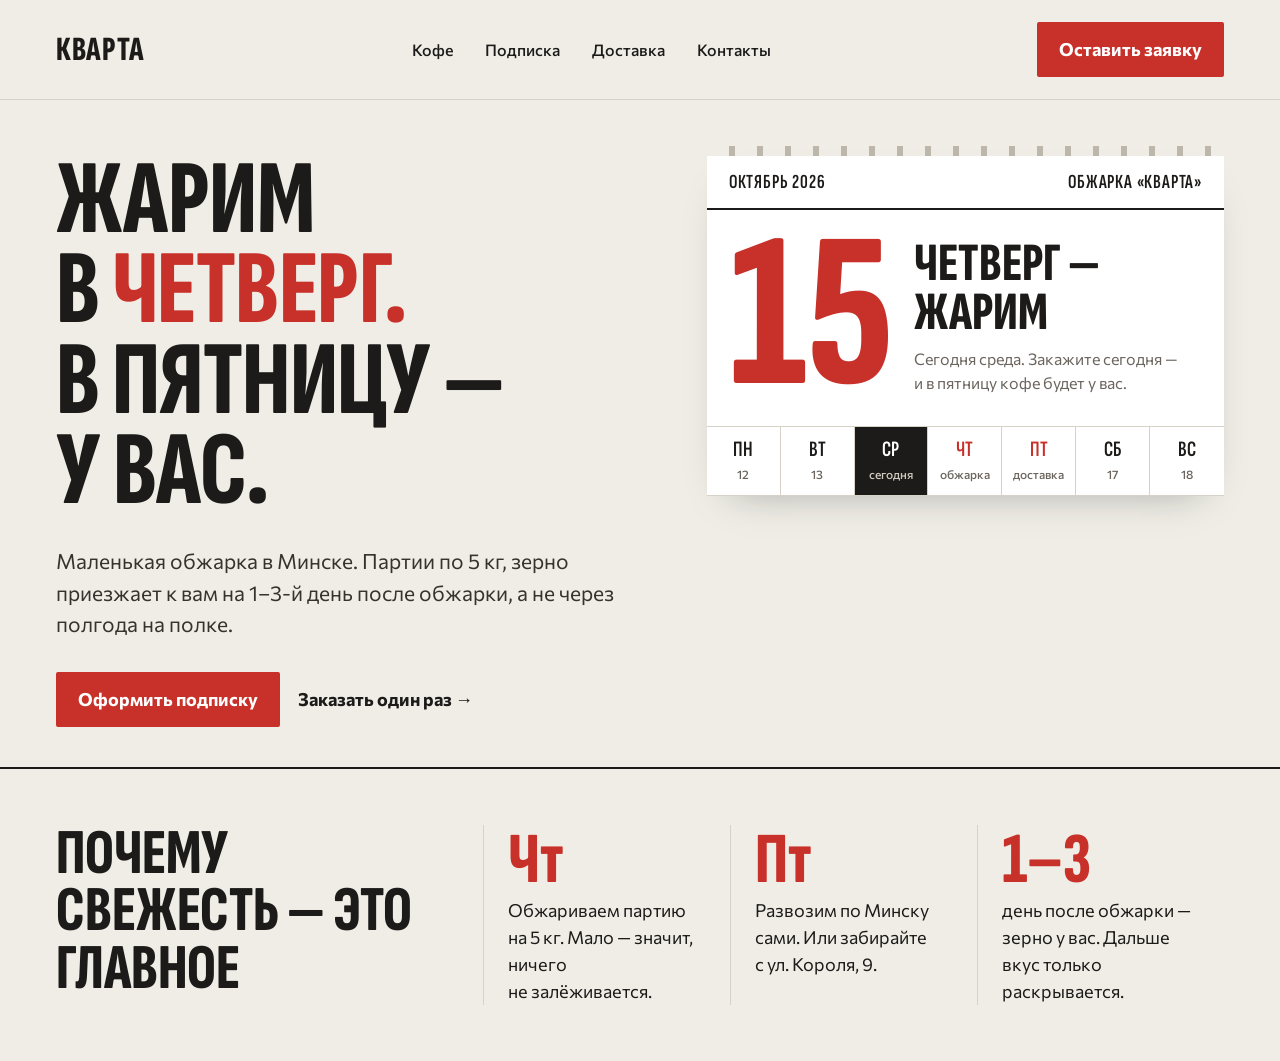
<file: previews/a.html>
<!doctype html>
<html lang="ru">
<head>
<meta charset="utf-8">
<title>A — Отрывной календарь</title>
<link rel="preconnect" href="https://fonts.googleapis.com">
<link href="https://fonts.googleapis.com/css2?family=Sofia+Sans+Extra+Condensed:wght@600;800&family=Commissioner:wght@400;500;700&display=swap&subset=cyrillic" rel="stylesheet">
<style>
:root{--paper:#EFEDE6;--ink:#1D1B19;--red:#C8312A;--muted:#6B655E;--line:#D6D2C8}
*{box-sizing:border-box;margin:0}
body{background:var(--paper);color:var(--ink);font:400 18px/1.5 Commissioner,sans-serif}
header{display:flex;justify-content:space-between;align-items:center;padding:22px 56px;border-bottom:1px solid var(--line)}
.logo{font:800 34px/1 "Sofia Sans Extra Condensed";letter-spacing:.02em;text-transform:uppercase}
nav{display:flex;gap:32px;font-weight:500;font-size:16px}
.btn{background:var(--red);color:#fff;padding:14px 22px;font-weight:700;border-radius:2px;text-decoration:none;display:inline-block}
.hero{display:grid;grid-template-columns:1.15fr 1fr;gap:56px;padding:56px 56px 40px;align-items:start}
h1{font:800 clamp(64px,8.2vw,132px)/.86 "Sofia Sans Extra Condensed";text-transform:uppercase;letter-spacing:-.005em}
h1 span{color:var(--red)}
.lead{font-size:21px;max-width:30em;margin:28px 0 32px;color:#36322e}
.ghost{margin-left:18px;font-weight:700;color:var(--ink)}
/* calendar */
.cal{background:#fff;box-shadow:0 1px 0 var(--line),0 18px 40px -24px rgba(0,0,0,.35);position:relative}
.cal::before{content:"";position:absolute;inset:-10px 0 auto;height:10px;background:repeating-linear-gradient(90deg,transparent 0 22px,#bdb7ab 22px 28px)}
.cal-top{display:flex;justify-content:space-between;padding:16px 22px;border-bottom:2px solid var(--ink);font:600 20px/1 "Sofia Sans Extra Condensed";text-transform:uppercase;letter-spacing:.04em}
.day{display:grid;grid-template-columns:auto 1fr;gap:20px;padding:22px;align-items:center}
.num{font:800 220px/.78 "Sofia Sans Extra Condensed";color:var(--red)}
.dname{font:800 54px/.9 "Sofia Sans Extra Condensed";text-transform:uppercase}
.dnote{color:var(--muted);margin-top:10px;font-size:16px}
.week{display:grid;grid-template-columns:repeat(7,1fr);border-top:1px solid var(--line)}
.week div{padding:12px 0 14px;text-align:center;font:600 22px/1 "Sofia Sans Extra Condensed";text-transform:uppercase;border-right:1px solid var(--line)}
.week div:last-child{border:0}
.week small{display:block;font:500 12px/1.2 Commissioner;text-transform:none;color:var(--muted);margin-top:6px}
.week .today{background:var(--ink);color:#fff}.week .today small{color:#cfc9bf}
.week .roast{color:var(--red)}
.next{border-top:2px solid var(--ink);padding:56px;display:grid;grid-template-columns:1fr 2fr;gap:56px}
.next h2{font:800 64px/.9 "Sofia Sans Extra Condensed";text-transform:uppercase}
.steps{display:grid;grid-template-columns:repeat(3,1fr);gap:0}
.steps div{border-left:1px solid var(--line);padding:0 24px}
.steps b{display:block;font:800 72px/1 "Sofia Sans Extra Condensed";color:var(--red)}
</style>
</head>
<body>
<header>
  <div class="logo">Кварта</div>
  <nav><a>Кофе</a><a>Подписка</a><a>Доставка</a><a>Контакты</a></nav>
  <a class="btn">Оставить заявку</a>
</header>
<section class="hero">
  <div>
    <h1>Жарим<br>в&nbsp;<span>четверг.</span><br>В&nbsp;пятницу —<br>у&nbsp;вас.</h1>
    <p class="lead">Маленькая обжарка в&nbsp;Минске. Партии по&nbsp;5&nbsp;кг, зерно приезжает к&nbsp;вам на&nbsp;1–3-й день после обжарки, а&nbsp;не&nbsp;через полгода на&nbsp;полке.</p>
    <a class="btn">Оформить подписку</a><a class="ghost">Заказать один раз →</a>
  </div>
  <div class="cal">
    <div class="cal-top"><span>Октябрь 2026</span><span>Обжарка «Кварта»</span></div>
    <div class="day">
      <div class="num">15</div>
      <div><div class="dname">Четверг —<br>жарим</div><p class="dnote">Сегодня среда. Закажите сегодня — и&nbsp;в&nbsp;пятницу кофе будет у&nbsp;вас.</p></div>
    </div>
    <div class="week">
      <div>пн<small>12</small></div><div>вт<small>13</small></div><div class="today">ср<small>сегодня</small></div><div class="roast">чт<small>обжарка</small></div><div class="roast">пт<small>доставка</small></div><div>сб<small>17</small></div><div>вс<small>18</small></div>
    </div>
  </div>
</section>
<section class="next">
  <h2>Почему свежесть — это главное</h2>
  <div class="steps">
    <div><b>Чт</b>Обжариваем партию на&nbsp;5&nbsp;кг. Мало — значит, ничего не&nbsp;залёживается.</div>
    <div><b>Пт</b>Развозим по&nbsp;Минску сами. Или забирайте с&nbsp;ул. Короля, 9.</div>
    <div><b>1–3</b>день после обжарки — зерно у&nbsp;вас. Дальше вкус только раскрывается.</div>
  </div>
</section>
</body>
</html>
</file>
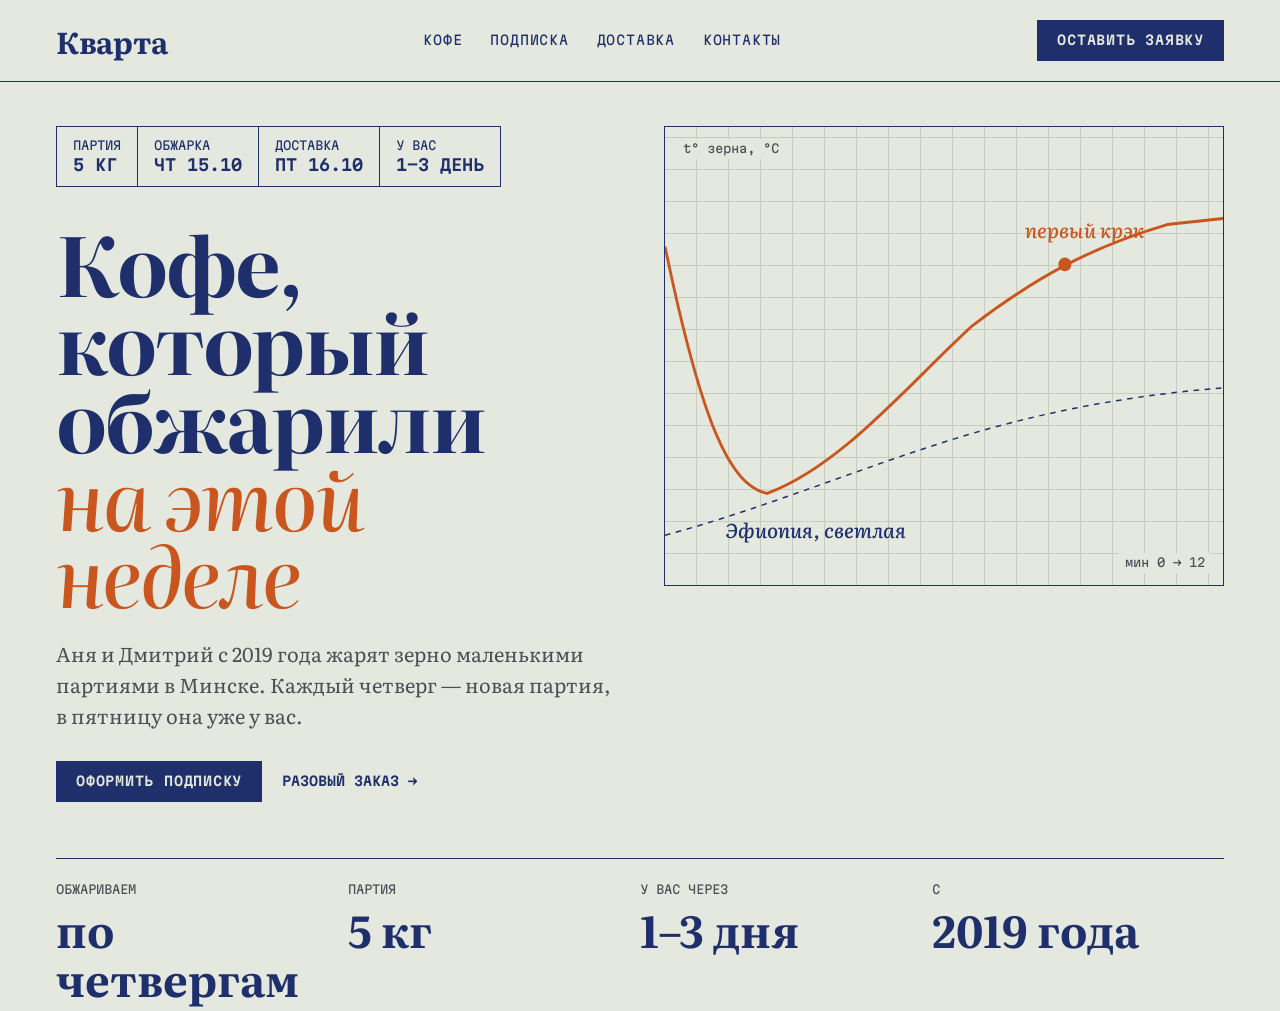
<file: previews/b.html>
<!doctype html>
<html lang="ru">
<head>
<meta charset="utf-8">
<title>B — Журнал обжарки</title>
<link href="https://fonts.googleapis.com/css2?family=Martian+Mono:wght@400;600&family=Literata:ital,opsz,wght@0,7..72,400;0,7..72,700;1,7..72,500&display=swap&subset=cyrillic" rel="stylesheet">
<style>
:root{--sheet:#E4E8DE;--ink:#1E2F6B;--pencil:#4A4E55;--heat:#C9561E;--rule:#C6CDBF}
*{box-sizing:border-box;margin:0}
body{background:var(--sheet);color:var(--ink);font:400 18px/1.55 Literata,serif}
.mono{font-family:"Martian Mono",monospace}
header{display:flex;justify-content:space-between;align-items:center;padding:20px 56px;border-bottom:1.5px solid var(--ink)}
.logo{font:700 30px/1 Literata;letter-spacing:-.01em}
nav{display:flex;gap:28px;font:400 13px/1 "Martian Mono";text-transform:uppercase;letter-spacing:.06em}
.btn{background:var(--ink);color:var(--sheet);padding:14px 20px;font:600 13px/1 "Martian Mono";text-transform:uppercase;letter-spacing:.06em;text-decoration:none;display:inline-block}
.hero{padding:44px 56px 0;display:grid;grid-template-columns:1fr 1fr;gap:48px}
.meta{display:grid;grid-template-columns:repeat(4,auto);gap:0;border:1.5px solid var(--ink);margin-bottom:36px;width:max-content}
.meta div{padding:10px 16px;border-right:1px solid var(--ink);font:400 12px/1.4 "Martian Mono";text-transform:uppercase}
.meta div:last-child{border:0}.meta b{display:block;font-size:16px;font-weight:600}
h1{font:700 clamp(56px,6.4vw,100px)/.95 Literata;letter-spacing:-.025em}
h1 em{font-weight:500;color:var(--heat)}
.lead{font-size:20px;max-width:28em;margin:26px 0 30px;color:var(--pencil)}
.ghost{margin-left:20px;font:600 13px/1 "Martian Mono";text-transform:uppercase;color:var(--ink)}
.chart{border:1.5px solid var(--ink);background:
 repeating-linear-gradient(0deg,transparent 0 31px,var(--rule) 31px 32px),
 repeating-linear-gradient(90deg,transparent 0 31px,var(--rule) 31px 32px);position:relative;height:460px}
.chart svg{position:absolute;inset:0;width:100%;height:100%}
.lab{position:absolute;font:400 12px/1.3 "Martian Mono";color:var(--pencil);background:var(--sheet);padding:2px 6px}
.hand{position:absolute;font:500 italic 20px/1.2 Literata;color:var(--heat)}
.next{margin:56px 56px 0;border-top:1.5px solid var(--ink);display:grid;grid-template-columns:repeat(4,1fr)}
.next>div{padding:24px 20px 0 0}
.next .k{font:400 12px/1 "Martian Mono";text-transform:uppercase;color:var(--pencil)}
.next .v{font:700 44px/1.1 Literata;margin-top:10px}
</style>
</head>
<body>
<header>
  <div class="logo">Кварта</div>
  <nav><a>Кофе</a><a>Подписка</a><a>Доставка</a><a>Контакты</a></nav>
  <a class="btn">Оставить заявку</a>
</header>
<section class="hero">
  <div>
    <div class="meta">
      <div>Партия<b>5 кг</b></div><div>Обжарка<b>чт 15.10</b></div><div>Доставка<b>пт 16.10</b></div><div>У вас<b>1–3 день</b></div>
    </div>
    <h1>Кофе, который обжарили <em>на&nbsp;этой неделе</em></h1>
    <p class="lead">Аня и&nbsp;Дмитрий с&nbsp;2019 года жарят зерно маленькими партиями в&nbsp;Минске. Каждый четверг — новая партия, в&nbsp;пятницу она уже у&nbsp;вас.</p>
    <a class="btn">Оформить подписку</a><a class="ghost">Разовый заказ →</a>
  </div>
  <div class="chart">
    <svg viewBox="0 0 600 460" preserveAspectRatio="none">
      <path d="M0 120 C40 300 70 360 110 368 C190 340 260 260 330 200 C400 150 460 120 540 98 L600 92" fill="none" stroke="#C9561E" stroke-width="3"/>
      <path d="M0 410 C120 380 240 330 360 300 C440 280 520 268 600 262" fill="none" stroke="#1E2F6B" stroke-width="1.5" stroke-dasharray="6 6"/>
      <circle cx="430" cy="138" r="7" fill="#C9561E"/>
    </svg>
    <span class="lab" style="left:12px;top:12px">t° зерна, °C</span>
    <span class="lab" style="right:12px;bottom:12px">мин 0 → 12</span>
    <span class="hand" style="left:360px;top:90px">первый крэк</span>
    <span class="hand" style="left:60px;top:390px;color:#1E2F6B">Эфиопия, светлая</span>
  </div>
</section>
<section class="next">
  <div><div class="k">Обжариваем</div><div class="v">по четвергам</div></div>
  <div><div class="k">Партия</div><div class="v">5 кг</div></div>
  <div><div class="k">У вас через</div><div class="v">1–3 дня</div></div>
  <div><div class="k">С</div><div class="v">2019 года</div></div>
</section>
</body>
</html>
</file>
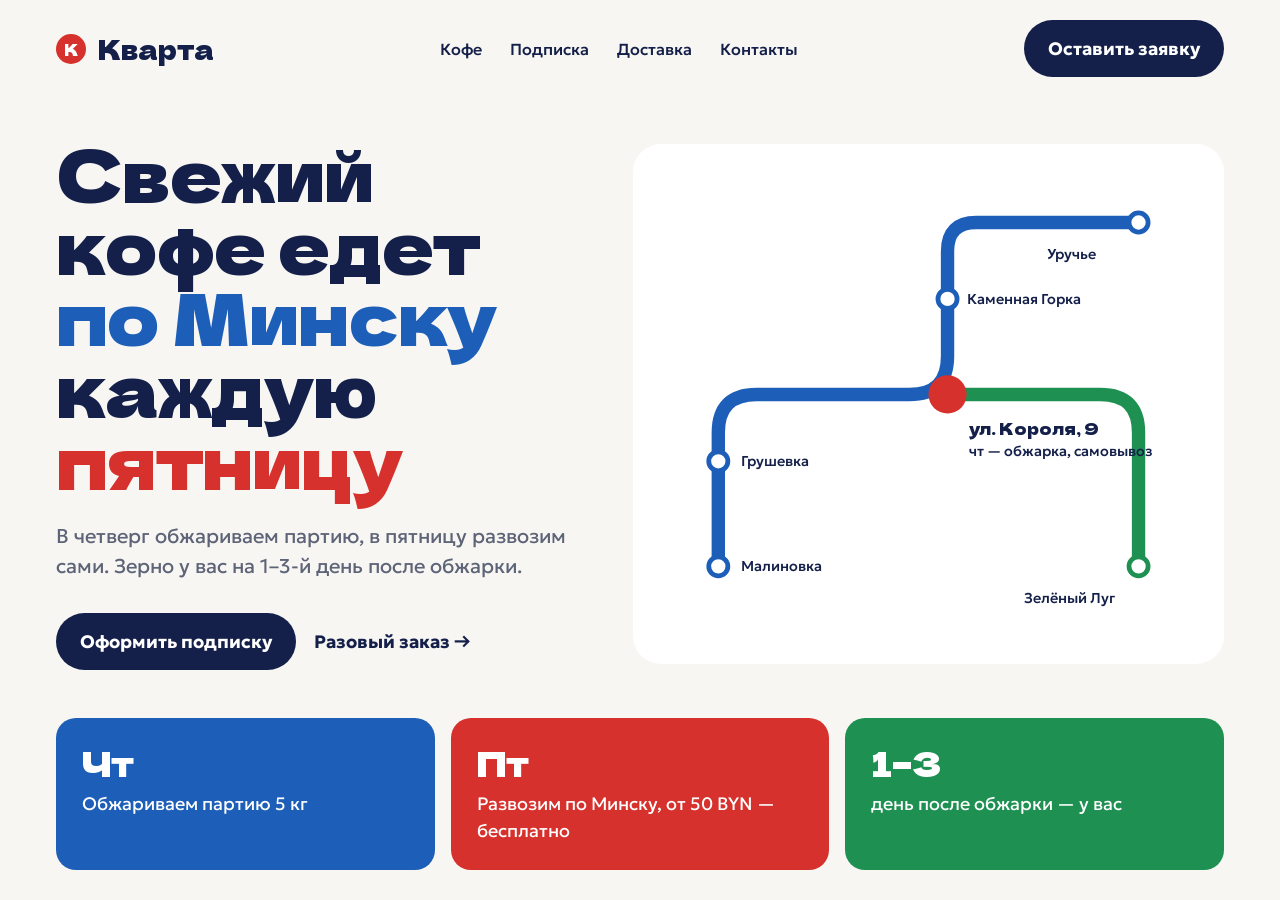
<file: previews/c.html>
<!doctype html>
<html lang="ru">
<head>
<meta charset="utf-8">
<title>C — Пятничный маршрут</title>
<link href="https://fonts.googleapis.com/css2?family=Dela+Gothic+One&family=Geologica:wght@400;500;700&display=swap&subset=cyrillic" rel="stylesheet">
<style>
:root{--bg:#F7F6F2;--ink:#14204A;--blue:#1D5FB8;--red:#D6312C;--green:#1E9152;--muted:#5E6478}
*{box-sizing:border-box;margin:0}
body{background:var(--bg);color:var(--ink);font:400 18px/1.5 Geologica,sans-serif}
header{display:flex;justify-content:space-between;align-items:center;padding:20px 56px}
.logo{display:flex;align-items:center;gap:12px;font:400 26px/1 "Dela Gothic One"}
.logo i{width:30px;height:30px;border-radius:50%;background:var(--red);display:grid;place-items:center;color:#fff;font:400 16px/1 "Dela Gothic One";font-style:normal}
nav{display:flex;gap:28px;font-weight:500;font-size:16px}
.btn{background:var(--ink);color:#fff;padding:15px 24px;border-radius:40px;font-weight:700;text-decoration:none;display:inline-block}
.hero{display:grid;grid-template-columns:1fr 1.1fr;gap:40px;padding:40px 56px 0;align-items:center}
h1{font:400 clamp(48px,5.6vw,88px)/1 "Dela Gothic One";letter-spacing:-.01em}
h1 .b{color:var(--blue)}h1 .r{color:var(--red)}
.lead{font-size:20px;max-width:28em;margin:26px 0 32px;color:var(--muted)}
.ghost{margin-left:18px;font-weight:700;color:var(--ink)}
.map{background:#fff;border-radius:28px;padding:28px;position:relative;height:520px}
.map svg{width:100%;height:100%}
.stop text{font:500 15px Geologica;fill:var(--ink)}
.stop .t{font:400 17px "Dela Gothic One"}
.strip{margin:48px 56px 0;display:grid;grid-template-columns:repeat(3,1fr);gap:16px}
.strip div{border-radius:20px;padding:26px;color:#fff}
.strip b{display:block;font:400 34px/1.1 "Dela Gothic One";margin-bottom:8px}
</style>
</head>
<body>
<header>
  <div class="logo"><i>К</i>Кварта</div>
  <nav><a>Кофе</a><a>Подписка</a><a>Доставка</a><a>Контакты</a></nav>
  <a class="btn">Оставить заявку</a>
</header>
<section class="hero">
  <div>
    <h1>Свежий кофе едет <span class="b">по&nbsp;Минску</span> каждую <span class="r">пятницу</span></h1>
    <p class="lead">В&nbsp;четверг обжариваем партию, в&nbsp;пятницу развозим сами. Зерно у&nbsp;вас на&nbsp;1–3-й день после обжарки.</p>
    <a class="btn">Оформить подписку</a><a class="ghost">Разовый заказ →</a>
  </div>
  <div class="map">
    <svg viewBox="0 0 560 460">
      <path d="M60 400 L60 260 Q60 220 100 220 L260 220 Q300 220 300 180 L300 70 Q300 40 330 40 L500 40" fill="none" stroke="#1D5FB8" stroke-width="14" stroke-linecap="round"/>
      <path d="M300 220 L460 220 Q500 220 500 260 L500 400" fill="none" stroke="#1E9152" stroke-width="14" stroke-linecap="round"/>
      <g class="stop"><circle cx="60" cy="400" r="10" fill="#fff" stroke="#1D5FB8" stroke-width="5"/><text x="84" y="405">Малиновка</text></g>
      <g class="stop"><circle cx="60" cy="290" r="10" fill="#fff" stroke="#1D5FB8" stroke-width="5"/><text x="84" y="295">Грушевка</text></g>
      <g class="stop"><circle cx="300" cy="220" r="20" fill="#D6312C"/><text x="322" y="262" class="t">ул. Короля, 9</text><text x="322" y="284">чт — обжарка, самовывоз</text></g>
      <g class="stop"><circle cx="300" cy="120" r="10" fill="#fff" stroke="#1D5FB8" stroke-width="5"/><text x="320" y="125">Каменная Горка</text></g>
      <g class="stop"><circle cx="500" cy="40" r="10" fill="#fff" stroke="#1D5FB8" stroke-width="5"/><text x="404" y="78">Уручье</text></g>
      <g class="stop"><circle cx="500" cy="400" r="10" fill="#fff" stroke="#1E9152" stroke-width="5"/><text x="380" y="438">Зелёный Луг</text></g>
    </svg>
  </div>
</section>
<section class="strip">
  <div style="background:var(--blue)"><b>Чт</b>Обжариваем партию 5&nbsp;кг</div>
  <div style="background:var(--red)"><b>Пт</b>Развозим по&nbsp;Минску, от&nbsp;50&nbsp;BYN — бесплатно</div>
  <div style="background:var(--green)"><b>1–3</b>день после обжарки — у&nbsp;вас</div>
</section>
</body>
</html>
</file>
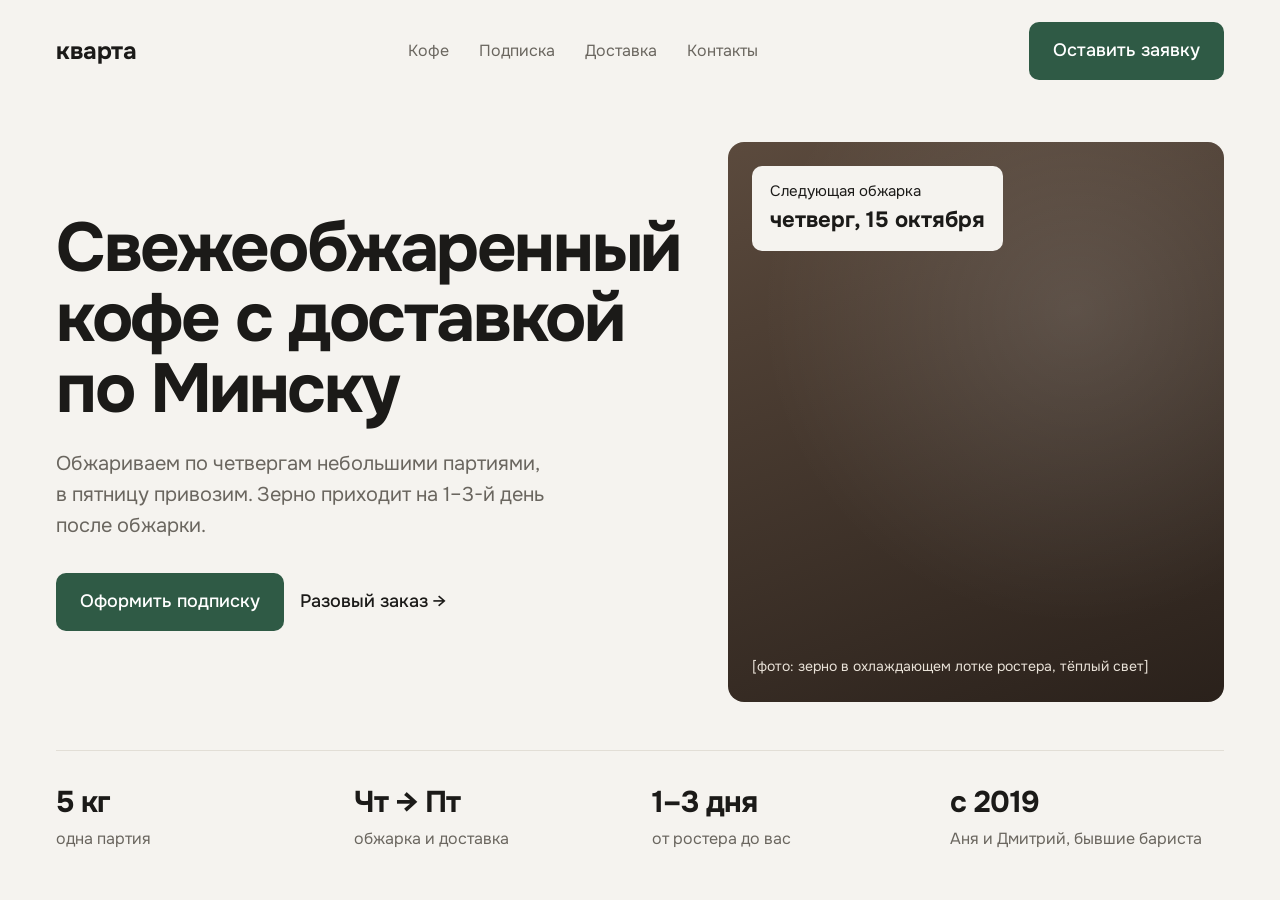
<file: previews/d.html>
<!doctype html>
<html lang="ru">
<head>
<meta charset="utf-8">
<title>D — Базовый</title>
<link href="https://fonts.googleapis.com/css2?family=Onest:wght@400;500;700&display=swap&subset=cyrillic" rel="stylesheet">
<style>
:root{--bg:#F5F3EF;--ink:#1B1A18;--muted:#6A665F;--accent:#2F5A45;--line:#E2DED6}
*{box-sizing:border-box;margin:0}
body{background:var(--bg);color:var(--ink);font:400 18px/1.55 Onest,sans-serif}
header{display:flex;justify-content:space-between;align-items:center;padding:22px 56px}
.logo{font:700 24px/1 Onest;letter-spacing:-.02em}
nav{display:flex;gap:30px;font-size:16px;color:var(--muted)}
.btn{background:var(--accent);color:#fff;padding:15px 24px;border-radius:10px;font-weight:500;text-decoration:none;display:inline-block}
.hero{display:grid;grid-template-columns:1fr 1fr;gap:48px;padding:40px 56px 0;align-items:center}
h1{font:700 clamp(48px,5.4vw,84px)/1.02 Onest;letter-spacing:-.035em}
.lead{font-size:20px;max-width:27em;margin:24px 0 32px;color:var(--muted)}
.ghost{margin-left:16px;color:var(--ink);font-weight:500}
.photo{height:560px;border-radius:16px;background:linear-gradient(160deg,#5b4a3d,#2a211b);display:grid;place-items:end start;padding:24px;color:#e9e2d8;font-size:14px;position:relative;overflow:hidden}
.photo::after{content:"";position:absolute;inset:0;background:radial-gradient(circle at 70% 30%,rgba(255,255,255,.12),transparent 60%)}
.badge{position:absolute;top:24px;left:24px;background:var(--bg);color:var(--ink);border-radius:10px;padding:14px 18px;font-size:15px;z-index:1}
.badge b{display:block;font-size:22px}
.facts{margin:48px 56px 0;padding-top:28px;border-top:1px solid var(--line);display:grid;grid-template-columns:repeat(4,1fr);gap:24px}
.facts b{display:block;font-size:30px;letter-spacing:-.02em}
.facts span{color:var(--muted);font-size:16px}
</style>
</head>
<body>
<header>
  <div class="logo">кварта</div>
  <nav><a>Кофе</a><a>Подписка</a><a>Доставка</a><a>Контакты</a></nav>
  <a class="btn">Оставить заявку</a>
</header>
<section class="hero">
  <div>
    <h1>Свежеобжаренный кофе с&nbsp;доставкой по&nbsp;Минску</h1>
    <p class="lead">Обжариваем по&nbsp;четвергам небольшими партиями, в&nbsp;пятницу привозим. Зерно приходит на&nbsp;1–3-й день после обжарки.</p>
    <a class="btn">Оформить подписку</a><a class="ghost">Разовый заказ →</a>
  </div>
  <div class="photo"><div class="badge">Следующая обжарка<b>четверг, 15&nbsp;октября</b></div>[фото: зерно в&nbsp;охлаждающем лотке ростера, тёплый свет]</div>
</section>
<section class="facts">
  <div><b>5 кг</b><span>одна партия</span></div>
  <div><b>Чт → Пт</b><span>обжарка и&nbsp;доставка</span></div>
  <div><b>1–3 дня</b><span>от&nbsp;ростера до&nbsp;вас</span></div>
  <div><b>с 2019</b><span>Аня и&nbsp;Дмитрий, бывшие бариста</span></div>
</section>
</body>
</html>
</file>
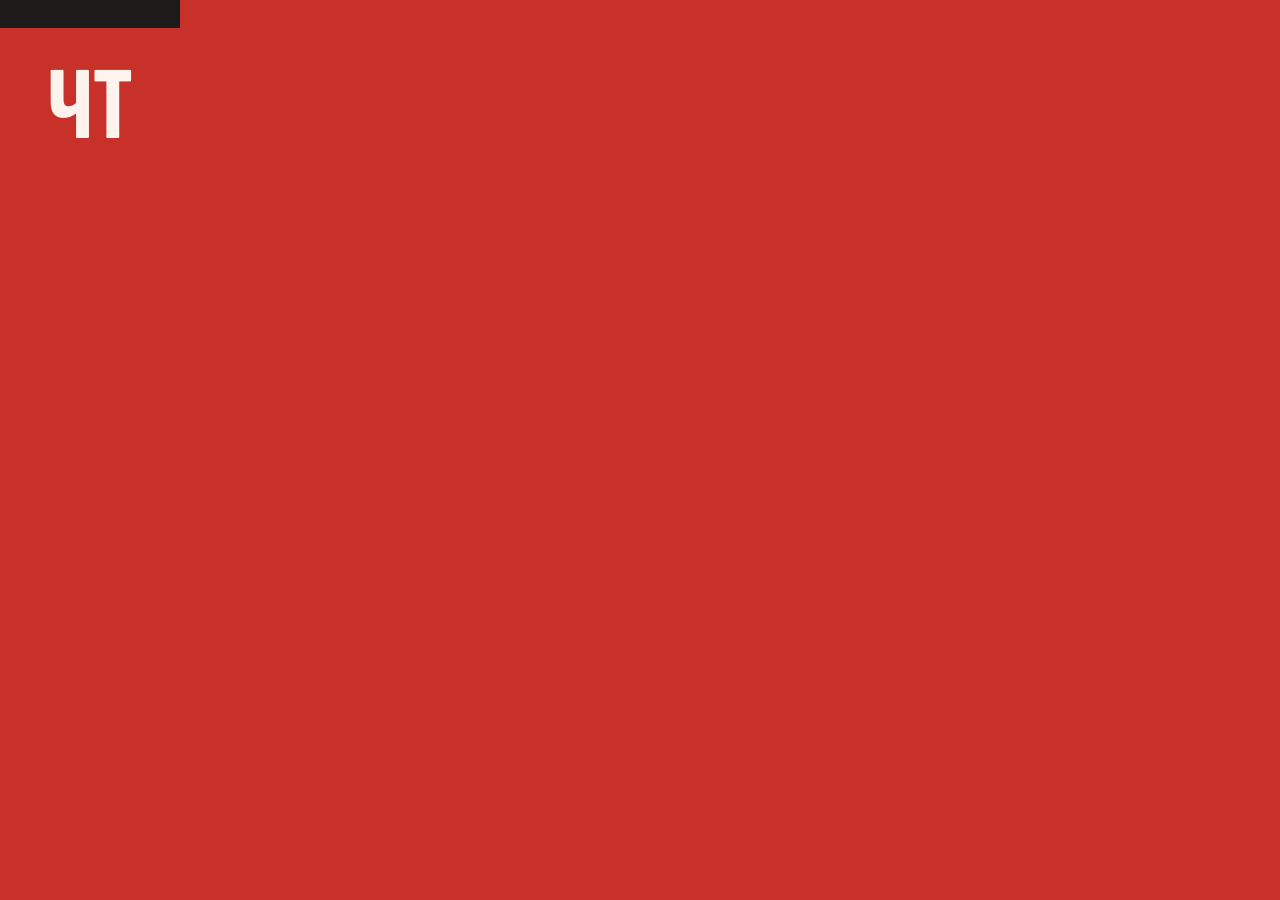
<file: tools/icon.html>
<!doctype html><meta charset="utf-8">
<!-- Источник public/apple-touch-icon.png: shot.py tools/icon.html --width 180 --height 180 -->
<style>
@font-face{font-family:"Sofia XC";src:url(../public/assets/fonts/sofia-xc-cyr.woff2) format("woff2");font-weight:800}
html,body{margin:0;width:180px;height:180px;overflow:hidden}
body{background:#C8312A;display:grid;place-items:center;font:800 104px/1 "Sofia XC";color:#FFF3EE;text-transform:uppercase;border-top:28px solid #1D1B19;box-sizing:border-box;padding-top:6px}
</style><body>чт</body>
</file>
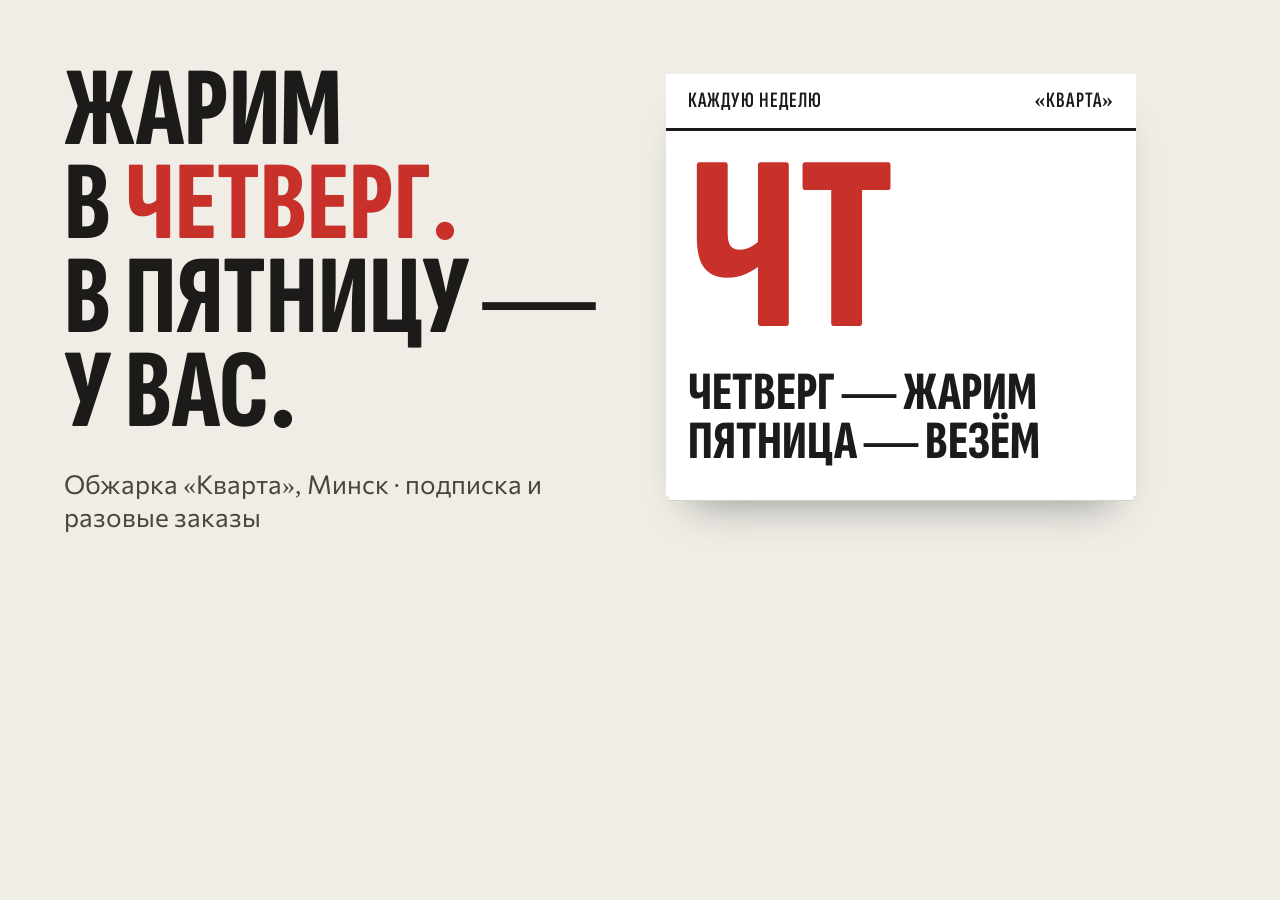
<file: tools/og.html>
<!doctype html>
<html lang="ru">
<head>
<meta charset="utf-8">
<!-- Источник картинки public/og.png: python shot.py tools/og.html --width 1200 --height 630 -->
<style>
@font-face{font-family:"Sofia XC";src:url(../public/assets/fonts/sofia-xc-cyr.woff2) format("woff2");font-weight:600 800}
@font-face{font-family:"Commissioner";src:url(../public/assets/fonts/commissioner-cyr.woff2) format("woff2");font-weight:400 700}
*{box-sizing:border-box;margin:0}
body{width:1200px;height:630px;background:#EFEDE6;color:#1D1B19;font-family:Commissioner;display:grid;grid-template-columns:1fr 470px;gap:56px;padding:64px 64px 0;overflow:hidden}
h1{font:800 112px/.84 "Sofia XC";text-transform:uppercase}
h1 em{font-style:normal;color:#C8312A}
p{margin-top:28px;font-size:26px;color:#4A453F}
.leaf{background:#fff;box-shadow:0 7px 0 -3px #fff,0 8px 0 -3px #D6D2C8,0 30px 40px -24px rgba(0,0,0,.4);align-self:start;margin-top:10px}
.head{display:flex;justify-content:space-between;padding:16px 22px;border-bottom:3px solid #1D1B19;font:600 22px/1 "Sofia XC";text-transform:uppercase;letter-spacing:.05em}
.page{padding:20px 22px 30px}
.num{font:800 250px/.8 "Sofia XC";color:#C8312A}
.day{margin-top:18px;font:800 54px/.9 "Sofia XC";text-transform:uppercase}
</style>
</head>
<body>
<div>
  <h1>Жарим<br>в <em>четверг.</em><br>В пятницу —<br>у вас.</h1>
  <p>Обжарка «Кварта», Минск · подписка и разовые заказы</p>
</div>
<div class="leaf">
  <div class="head"><span>Каждую неделю</span><span>«Кварта»</span></div>
  <div class="page"><div class="num">ЧТ</div><div class="day">Четверг — жарим<br>Пятница — везём</div></div>
</div>
</body>
</html>
</file>
